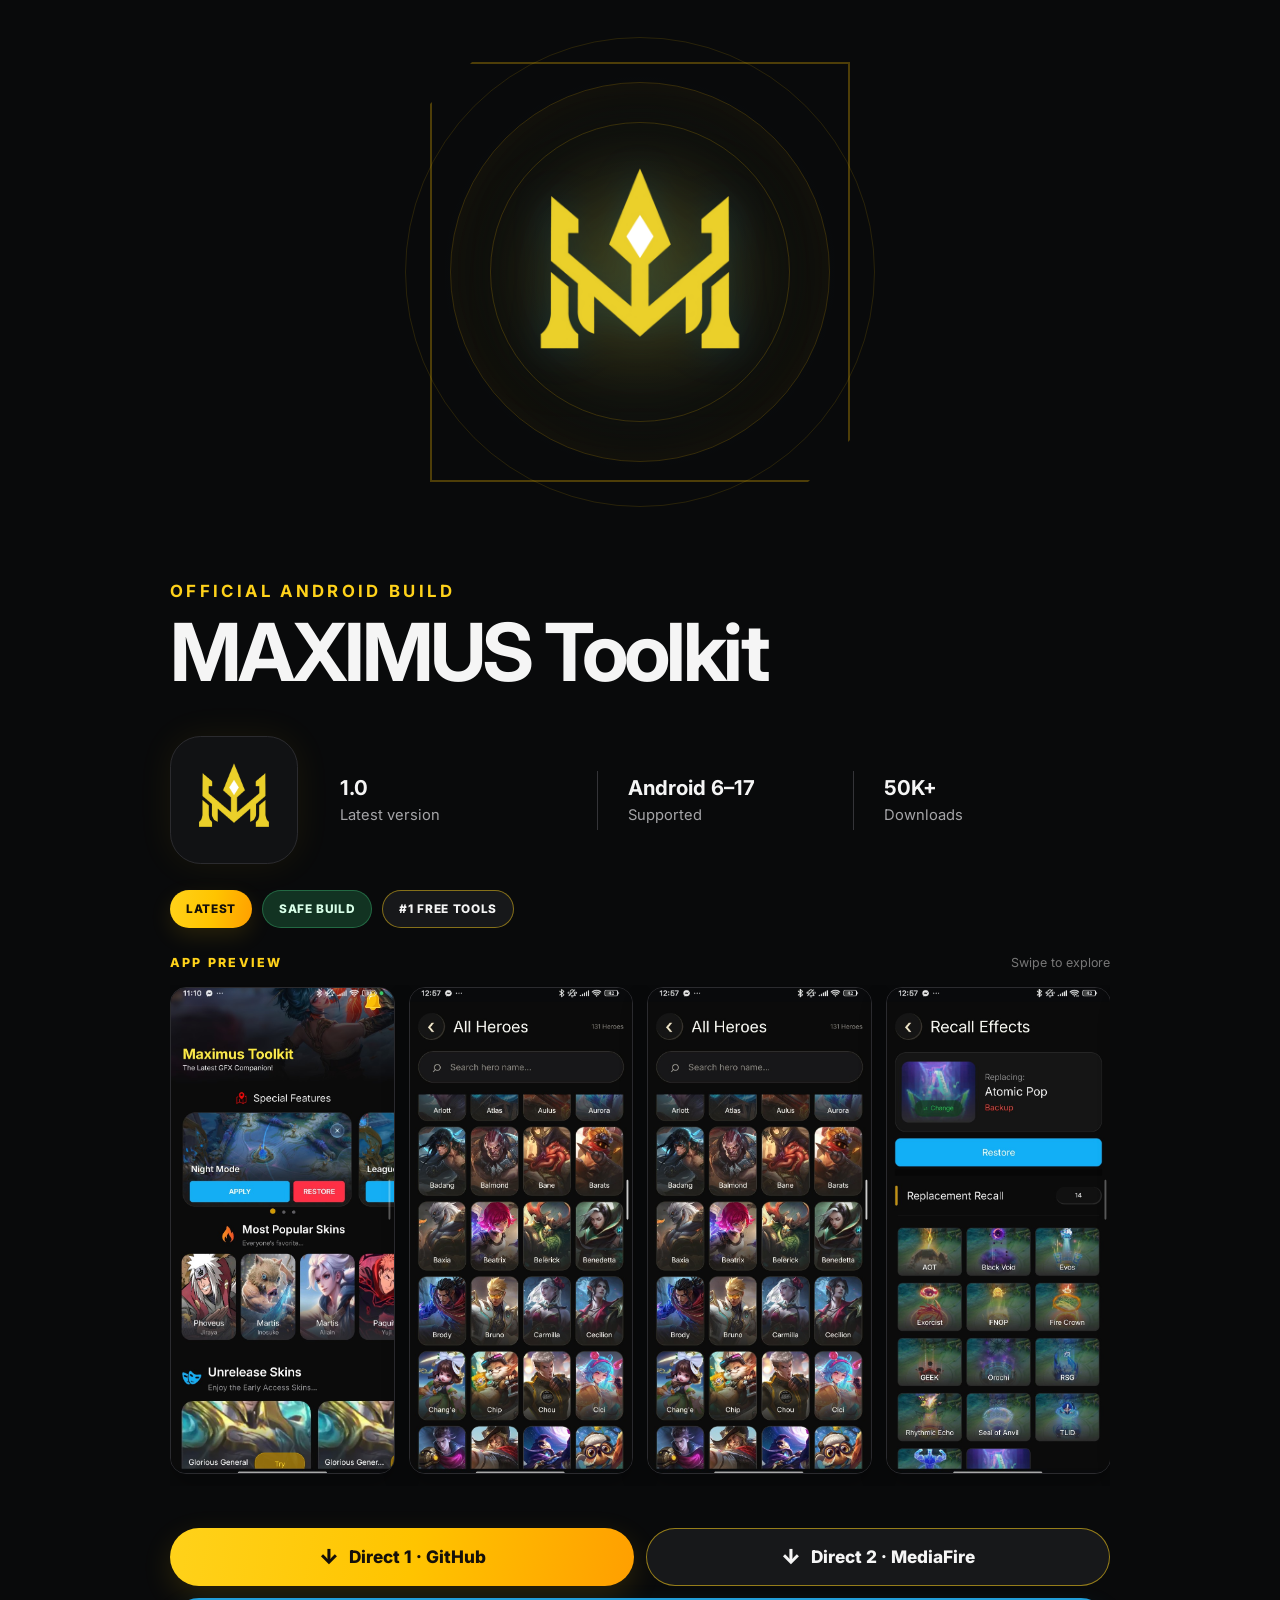
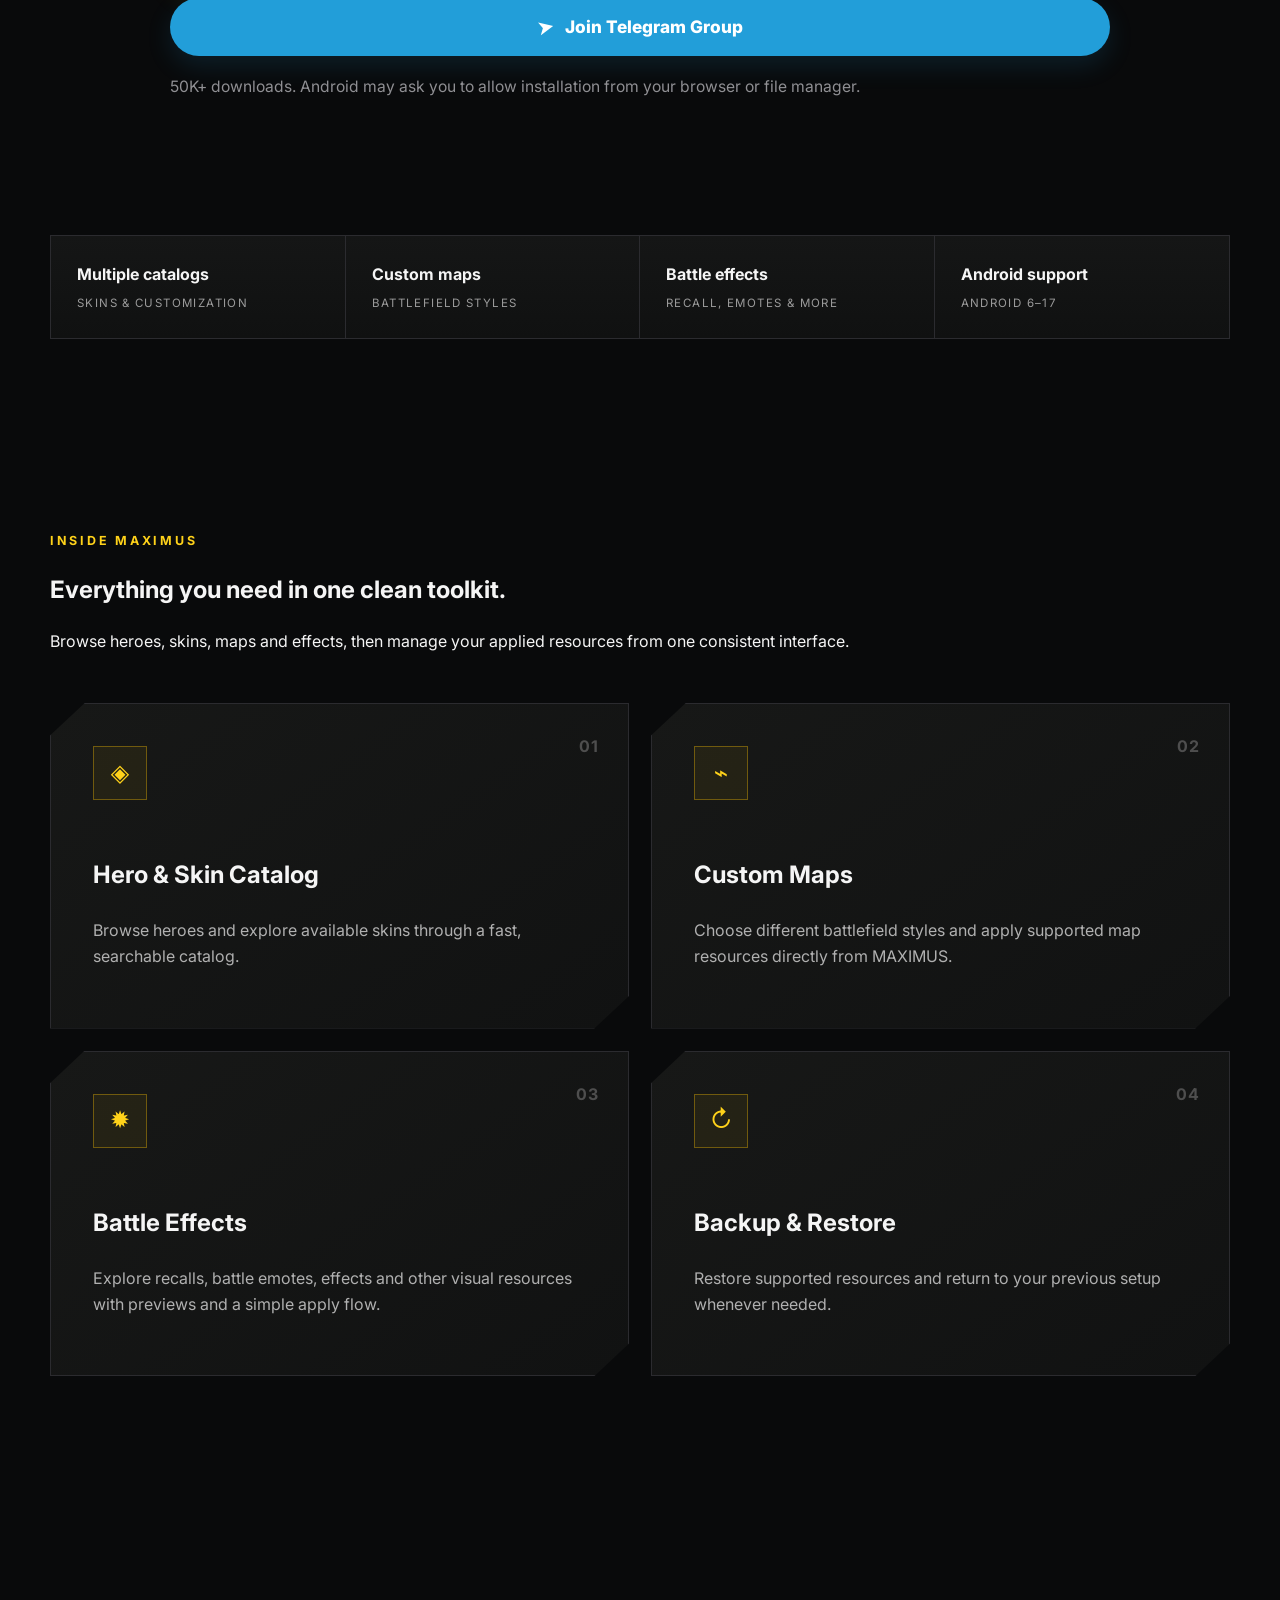
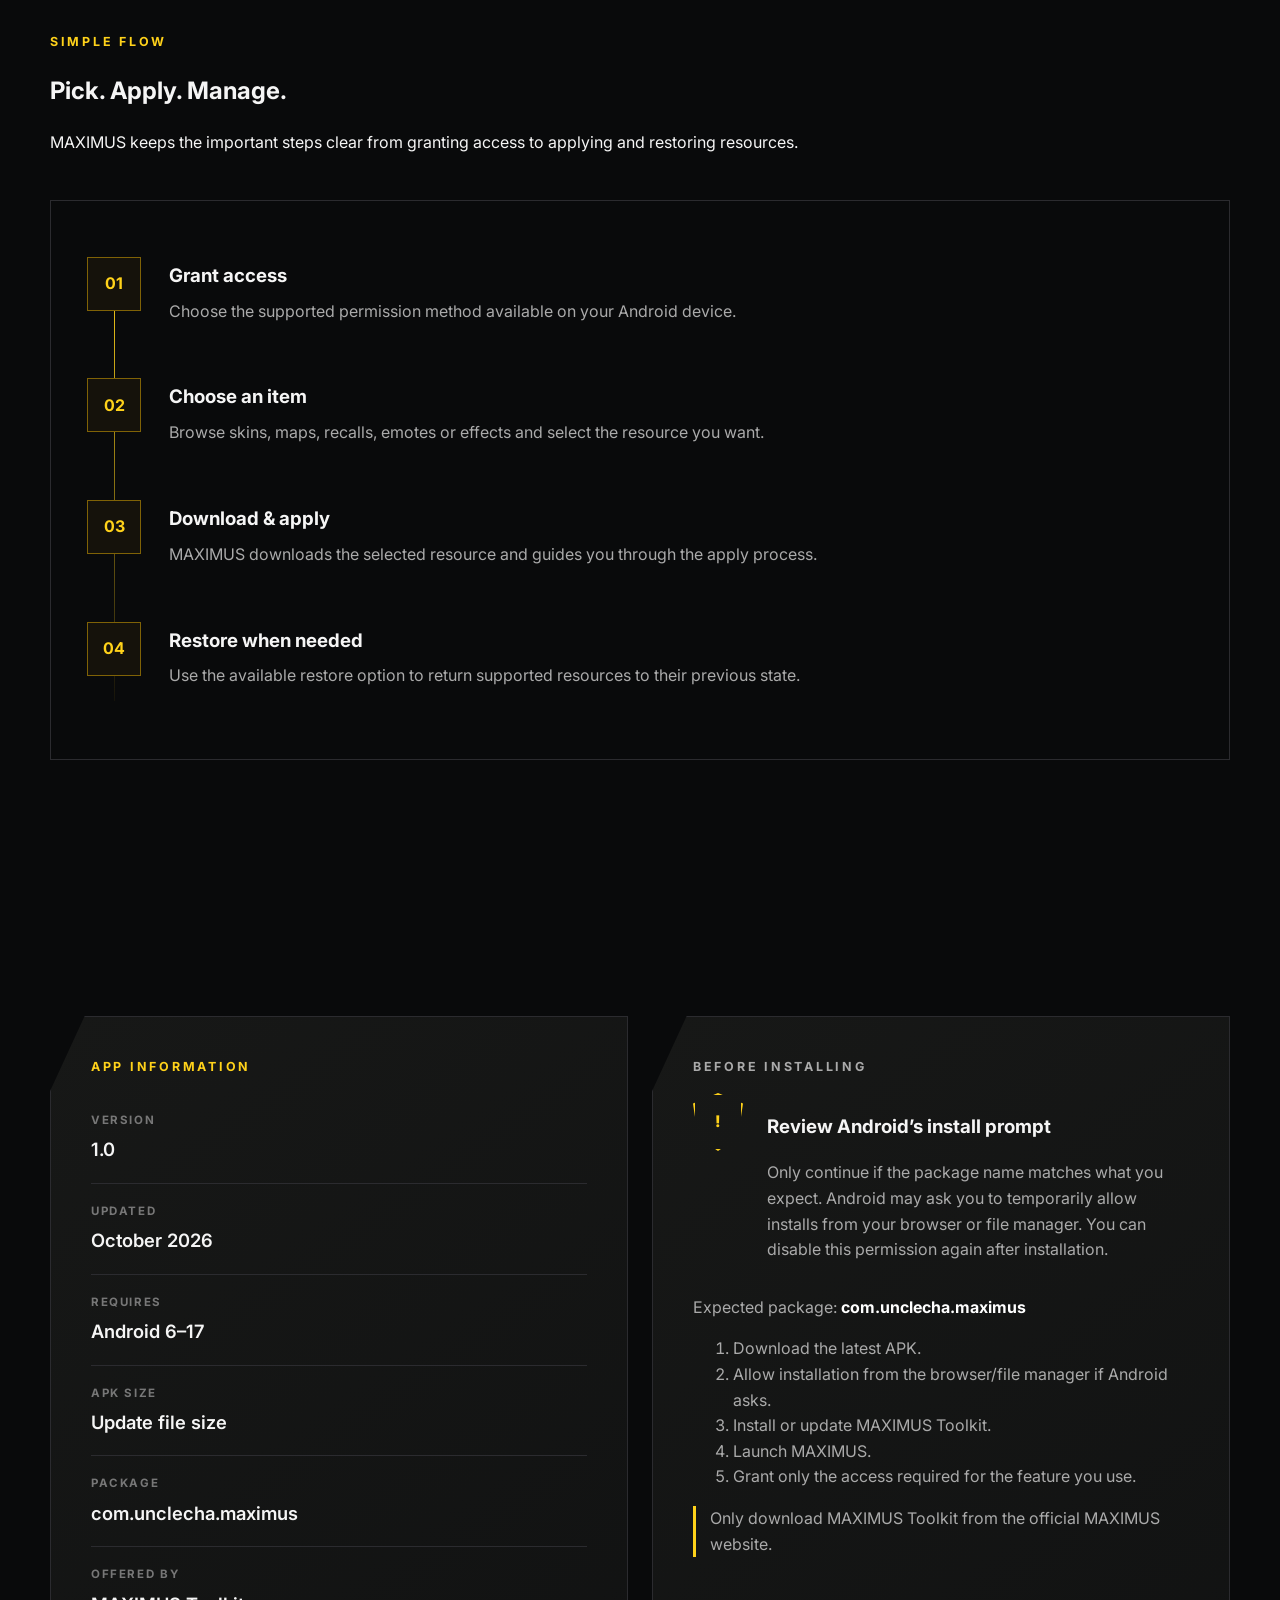
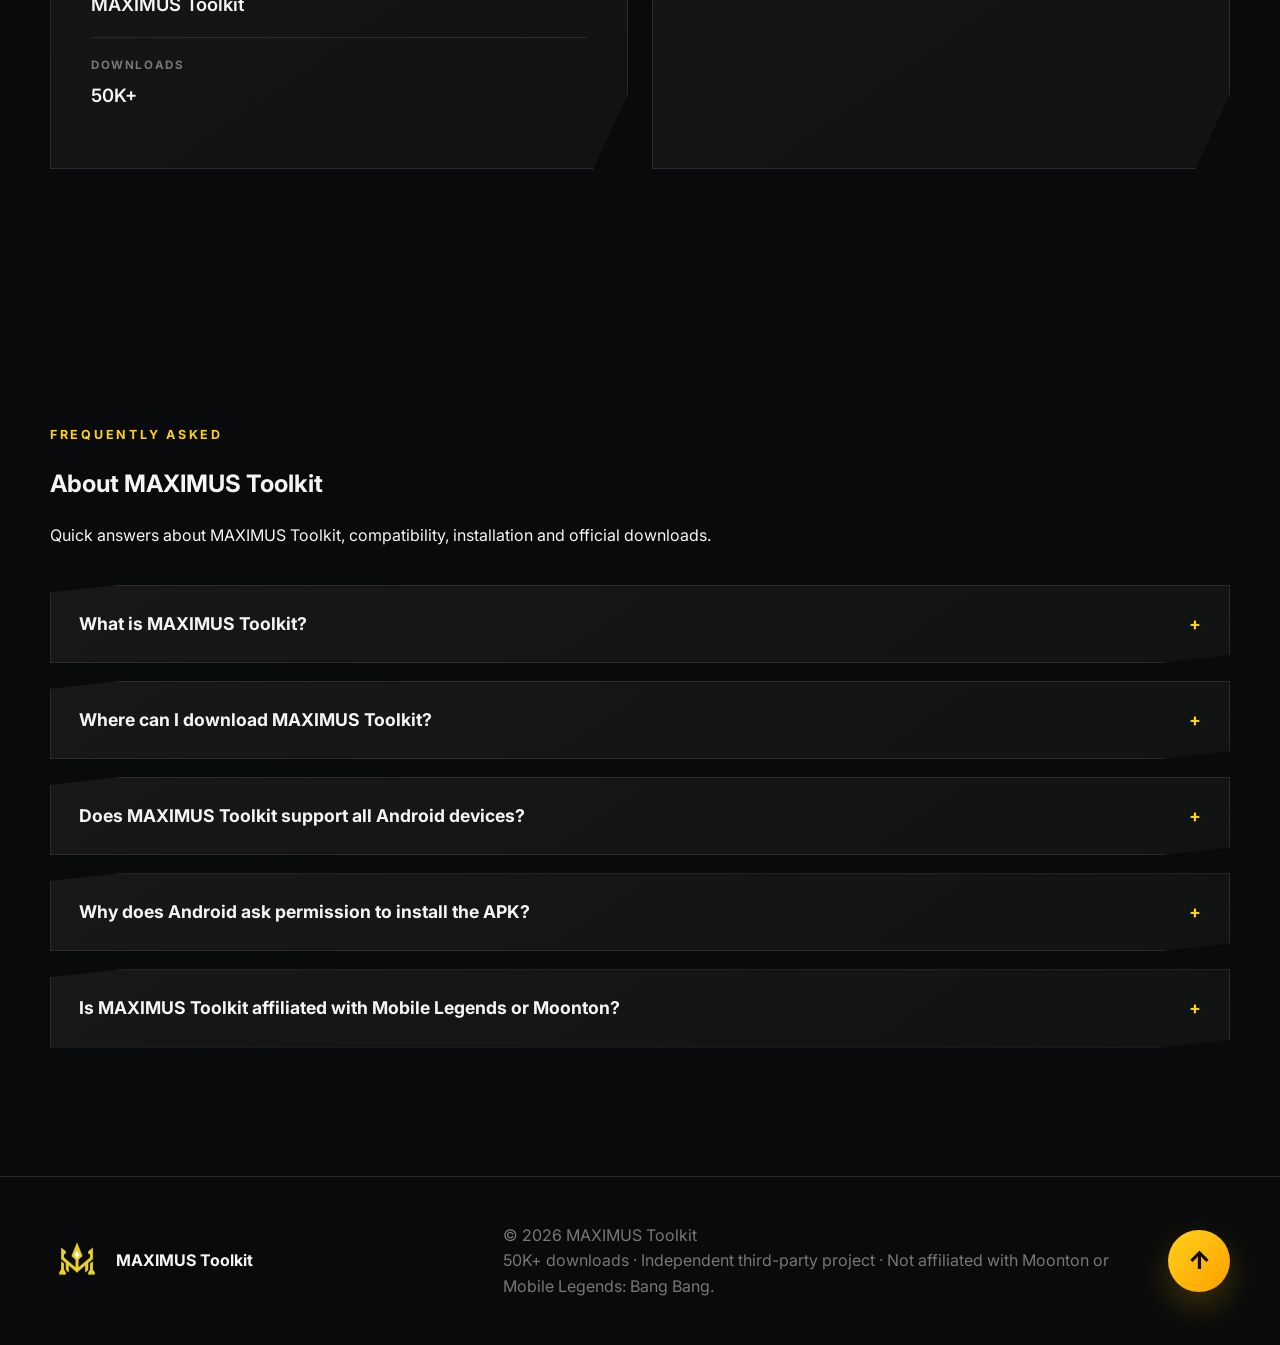
<file: index.html>
<!DOCTYPE html>
<html lang="en">
<head>
  <meta charset="UTF-8" />
  <meta name="viewport" content="width=device-width, initial-scale=1, viewport-fit=cover" />

  <title>MAXIMUS Toolkit APK – MLBB Skins, Maps, Recalls & Effects</title>
  <meta name="description" content="Download MAXIMUS Toolkit APK for Android 6–17. Browse supported MLBB skins, maps, recalls, emotes and battle effects in one clean Android toolkit." />
  <meta name="keywords" content="MAXIMUS Toolkit, MAXIMUS Toolkit APK, MAXIMUS MLBB Toolkit, MLBB skins, MLBB maps, MLBB recalls, MLBB emotes, Android toolkit" />
  <meta name="application-name" content="MAXIMUS Toolkit" />
  <meta name="author" content="MAXIMUS Toolkit" />
  <meta name="robots" content="index, follow, max-image-preview:large, max-snippet:-1, max-video-preview:-1" />
  <meta name="googlebot" content="index, follow" />
  <meta name="theme-color" content="#090A0B" />

  <link rel="canonical" href="https://maximustoolkit.com/" />

  <meta property="og:type" content="website" />
  <meta property="og:site_name" content="MAXIMUS Toolkit" />
  <meta property="og:title" content="MAXIMUS Toolkit APK – MLBB Skins, Maps, Recalls & Effects" />
  <meta property="og:description" content="Download MAXIMUS Toolkit APK for Android 6–17. Browse supported MLBB skins, maps, recalls, emotes and battle effects." />
  <meta property="og:url" content="https://maximustoolkit.com/" />
  <meta property="og:image" content="https://maximustoolkit.com/maximus-app-icon.png" />
  <meta property="og:image:alt" content="MAXIMUS Toolkit app icon" />

  <meta name="twitter:card" content="summary_large_image" />
  <meta name="twitter:title" content="MAXIMUS Toolkit APK – MLBB Skins, Maps, Recalls & Effects" />
  <meta name="twitter:description" content="Download MAXIMUS Toolkit APK for Android 6–17 and browse supported MLBB customization resources." />
  <meta name="twitter:image" content="https://maximustoolkit.com/maximus-app-icon.png" />

  <link rel="icon" href="maximus-app-icon.png" />
  <link rel="preconnect" href="https://fonts.googleapis.com" />
  <link rel="preconnect" href="https://fonts.gstatic.com" crossorigin />
  <link href="https://fonts.googleapis.com/css2?family=Inter:wght@400;500;600;700;800&display=swap" rel="stylesheet" />
  <link rel="stylesheet" href="style.css" />

  <script type="application/ld+json">
  {
    "@context": "https://schema.org",
    "@type": "SoftwareApplication",
    "name": "MAXIMUS Toolkit",
    "alternateName": "MAXIMUS Toolkit APK",
    "url": "https://maximustoolkit.com/",
    "image": "https://maximustoolkit.com/maximus-app-icon.png",
    "description": "Android customization toolkit for supported MLBB skins, maps, recalls, emotes and battle effects.",
    "applicationCategory": "UtilitiesApplication",
    "operatingSystem": "Android 6–17",
    "softwareVersion": "1.0",
    "downloadUrl": "https://raw.githubusercontent.com/SH4D0045612St/PublicVersion/main/Maximus%20Toolkit%20v4.apk",
    "publisher": {
      "@type": "Organization",
      "name": "MAXIMUS Toolkit"
    },
    "isAccessibleForFree": true
  }
  </script>

  <script type="application/ld+json">
  {
    "@context": "https://schema.org",
    "@type": "WebSite",
    "name": "MAXIMUS Toolkit",
    "alternateName": "MAXIMUS Toolkit APK",
    "url": "https://maximustoolkit.com/"
  }
  </script>
</head>
<body>

  <main id="top">
    <section class="logo-stage section-tight reveal" aria-label="MAXIMUS showcase">
      <div class="container logo-stage-inner">
        <div class="logo-stage-wrap" aria-hidden="true">
          <span class="logo-halo halo-one"></span>
          <span class="logo-halo halo-two"></span>
          <span class="logo-halo halo-three"></span>
          <span class="logo-square"></span>
          <img class="logo-stage-image" src="maximus-logo.png" alt="" />
        </div>
      </div>
    </section>

    <section class="play-summary section-tight reveal" aria-labelledby="app-title" id="download">
      <div class="container play-summary-inner">
        <div class="play-title-block">
          <p class="play-publisher">OFFICIAL ANDROID BUILD</p>
          <h1 class="play-app-title" id="app-title">MAXIMUS Toolkit</h1>
        </div>

        <div class="play-info-row">
          <img class="play-app-icon" src="maximus-app-icon.png" alt="MAXIMUS Toolkit app icon" />

          <div class="play-meta">
            <div class="play-meta-item">
              <strong id="summaryVersion">1.0</strong>
              <span>Latest version</span>
            </div>

            <div class="play-meta-item">
              <strong>Android 6–17</strong>
              <span>Supported</span>
            </div>

            <div class="play-meta-item">
              <strong>50K+</strong>
              <span>Downloads</span>
            </div>
          </div>
        </div>


        <div class="release-badges" aria-label="Release highlights">
          <span class="release-badge badge-latest">LATEST</span>
          <span class="release-badge badge-safe">SAFE BUILD</span>
          <span class="release-badge badge-free">#1 FREE TOOLS</span>
        </div>

        <div class="top-preview" aria-label="MAXIMUS app preview screenshots">
          <div class="top-preview-head">
            <span>APP PREVIEW</span>
            <small>Swipe to explore</small>
          </div>
          <div class="top-preview-track" tabindex="0">
            <img src="screenshot-dashboard.png" alt="MAXIMUS dashboard preview" />
            <img src="screenshot-heroes.png" alt="MAXIMUS heroes preview" />
            <img src="screenshot-skins.png" alt="MAXIMUS skins preview" />
            <img src="screenshot-recalls.png" alt="MAXIMUS recalls preview" />
            <img src="screenshot-emotes.png" alt="MAXIMUS emotes preview" />
            <img src="screenshot-maps.png" alt="MAXIMUS maps preview" />
          </div>
        </div>

        <div class="download-actions" aria-label="MAXIMUS download options">
          <a class="download-action download-github js-download" href="#download" aria-label="Download MAXIMUS Toolkit from GitHub">
            <span class="download-action-icon" aria-hidden="true">↓</span>
            <span>Direct 1 · GitHub</span>
          </a>

          <a class="download-action download-mediafire" href="https://www.mediafire.com/file/12ty69vn5exc08z/Maximus+Toolkit+v4.apk/file" target="_blank" rel="noopener" aria-label="Download MAXIMUS Toolkit from MediaFire">
            <span class="download-action-icon" aria-hidden="true">↓</span>
            <span>Direct 2 · MediaFire</span>
          </a>

          <a class="download-action download-telegram" href="https://t.me/+VMQXDaa1vIplZjZl" target="_blank" rel="noopener" aria-label="Join MAXIMUS Telegram group">
            <span class="download-action-icon telegram-icon" aria-hidden="true">➤</span>
            <span>Join Telegram Group</span>
          </a>
        </div>

        <p class="download-note">50K+ downloads. Android may ask you to allow installation from your browser or file manager.</p>
      </div>
    </section>

    <section class="section-tight reveal">
      <div class="container quick-grid">
        <div class="quick-card"><strong>Multiple catalogs</strong><span>SKINS & CUSTOMIZATION</span></div>
        <div class="quick-card"><strong>Custom maps</strong><span>BATTLEFIELD STYLES</span></div>
        <div class="quick-card"><strong>Battle effects</strong><span>RECALL, EMOTES & MORE</span></div>
        <div class="quick-card"><strong>Android support</strong><span>ANDROID 6–17</span></div>
      </div>
    </section>

    <section class="section reveal" id="features">
      <div class="container">
        <p class="eyebrow">INSIDE MAXIMUS</p>
        <h2 class="section-title">Everything you need in one clean toolkit.</h2>
        <p class="section-copy">Browse heroes, skins, maps and effects, then manage your applied resources from one consistent interface.</p>
        <div class="feature-grid">
          <article class="feature-card"><div class="feature-icon">◈</div><span class="feature-no">01</span><h3>Hero & Skin Catalog</h3><p>Browse heroes and explore available skins through a fast, searchable catalog.</p></article>
          <article class="feature-card"><div class="feature-icon">⌁</div><span class="feature-no">02</span><h3>Custom Maps</h3><p>Choose different battlefield styles and apply supported map resources directly from MAXIMUS.</p></article>
          <article class="feature-card"><div class="feature-icon">✹</div><span class="feature-no">03</span><h3>Battle Effects</h3><p>Explore recalls, battle emotes, effects and other visual resources with previews and a simple apply flow.</p></article>
          <article class="feature-card"><div class="feature-icon">↻</div><span class="feature-no">04</span><h3>Backup & Restore</h3><p>Restore supported resources and return to your previous setup whenever needed.</p></article>
        </div>
      </div>
    </section>


    <section class="section reveal">
      <div class="container">
        <p class="eyebrow">SIMPLE FLOW</p>
        <h2 class="section-title">Pick. Apply. Manage.</h2>
        <p class="section-copy">MAXIMUS keeps the important steps clear from granting access to applying and restoring resources.</p>
        <div class="timeline">
          <div class="step"><span>01</span><div><h3>Grant access</h3><p>Choose the supported permission method available on your Android device.</p></div></div>
          <div class="step"><span>02</span><div><h3>Choose an item</h3><p>Browse skins, maps, recalls, emotes or effects and select the resource you want.</p></div></div>
          <div class="step"><span>03</span><div><h3>Download & apply</h3><p>MAXIMUS downloads the selected resource and guides you through the apply process.</p></div></div>
          <div class="step"><span>04</span><div><h3>Restore when needed</h3><p>Use the available restore option to return supported resources to their previous state.</p></div></div>
        </div>
      </div>
    </section>

    <section class="section reveal">
      <div class="container info-layout">
        <article class="info-card">
          <p class="eyebrow">APP INFORMATION</p>
          <dl>
            <div><dt>VERSION</dt><dd id="infoVersion">1.0</dd></div>
            <div><dt>UPDATED</dt><dd id="infoDate">October 2026</dd></div>
            <div><dt>REQUIRES</dt><dd>Android 6–17</dd></div>
            <div><dt>APK SIZE</dt><dd id="infoSize">Update file size</dd></div>
            <div><dt>PACKAGE</dt><dd>com.unclecha.maximus</dd></div>
            <div><dt>OFFERED BY</dt><dd>MAXIMUS Toolkit</dd></div>
            <div><dt>DOWNLOADS</dt><dd>50K+</dd></div>
          </dl>
        </article>

        <article class="install-card">
          <p class="eyebrow">BEFORE INSTALLING</p>
          <div class="warning-row"><div class="shield">!</div><div><h3>Review Android’s install prompt</h3><p>Only continue if the package name matches what you expect. Android may ask you to temporarily allow installs from your browser or file manager. You can disable this permission again after installation.</p></div></div>
          <p class="package-line">Expected package: <strong>com.unclecha.maximus</strong></p>
          <ol>
            <li>Download the latest APK.</li>
            <li>Allow installation from the browser/file manager if Android asks.</li>
            <li>Install or update MAXIMUS Toolkit.</li>
            <li>Launch MAXIMUS.</li>
            <li>Grant only the access required for the feature you use.</li>
          </ol>
          <p class="security-note">Only download MAXIMUS Toolkit from the official MAXIMUS website.</p>
        </article>
      </div>
    </section>

    <section class="section reveal" id="faq">
      <div class="container">
        <p class="eyebrow">FREQUENTLY ASKED</p>
        <h2 class="section-title">About MAXIMUS Toolkit</h2>
        <p class="section-copy">Quick answers about MAXIMUS Toolkit, compatibility, installation and official downloads.</p>
        <div class="faq-list">
          <details><summary>What is MAXIMUS Toolkit?</summary><p>MAXIMUS Toolkit is an Android customization toolkit for browsing and managing supported skins, maps, recalls, emotes and battle-effect resources from one interface.</p></details>
          <details><summary>Where can I download MAXIMUS Toolkit?</summary><p>The latest official APK is available through the Download APK buttons on this website.</p></details>
          <details><summary>Does MAXIMUS Toolkit support all Android devices?</summary><p>MAXIMUS Toolkit is intended for supported Android devices running Android 6 through Android 17, depending on device compatibility and permission support.</p></details>
          <details><summary>Why does Android ask permission to install the APK?</summary><p>Android requires confirmation when installing APK files downloaded outside an app store. Only continue when the source is the official MAXIMUS website.</p></details>
          <details><summary>Is MAXIMUS Toolkit affiliated with Mobile Legends or Moonton?</summary><p>No. MAXIMUS Toolkit is an independent third-party project and is not affiliated with or endorsed by Moonton or Mobile Legends: Bang Bang.</p></details>
        </div>
      </div>
    </section>
  </main>

  <footer class="site-footer">
    <div class="container footer-grid footer-grid-single">
      <div class="footer-brand"><img src="maximus-logo.png" alt="MAXIMUS logo" /><strong>MAXIMUS Toolkit</strong></div>
      <p>© 2026 MAXIMUS Toolkit<br>50K+ downloads · Independent third-party project · Not affiliated with Moonton or Mobile Legends: Bang Bang.</p>
      <nav class="footer-nav-single"><a class="back-top-circle" href="#top" aria-label="Back to top">↑</a></nav>
    </div>
  </footer>

  <script src="main.js"></script>
</body>
</html>
</file>
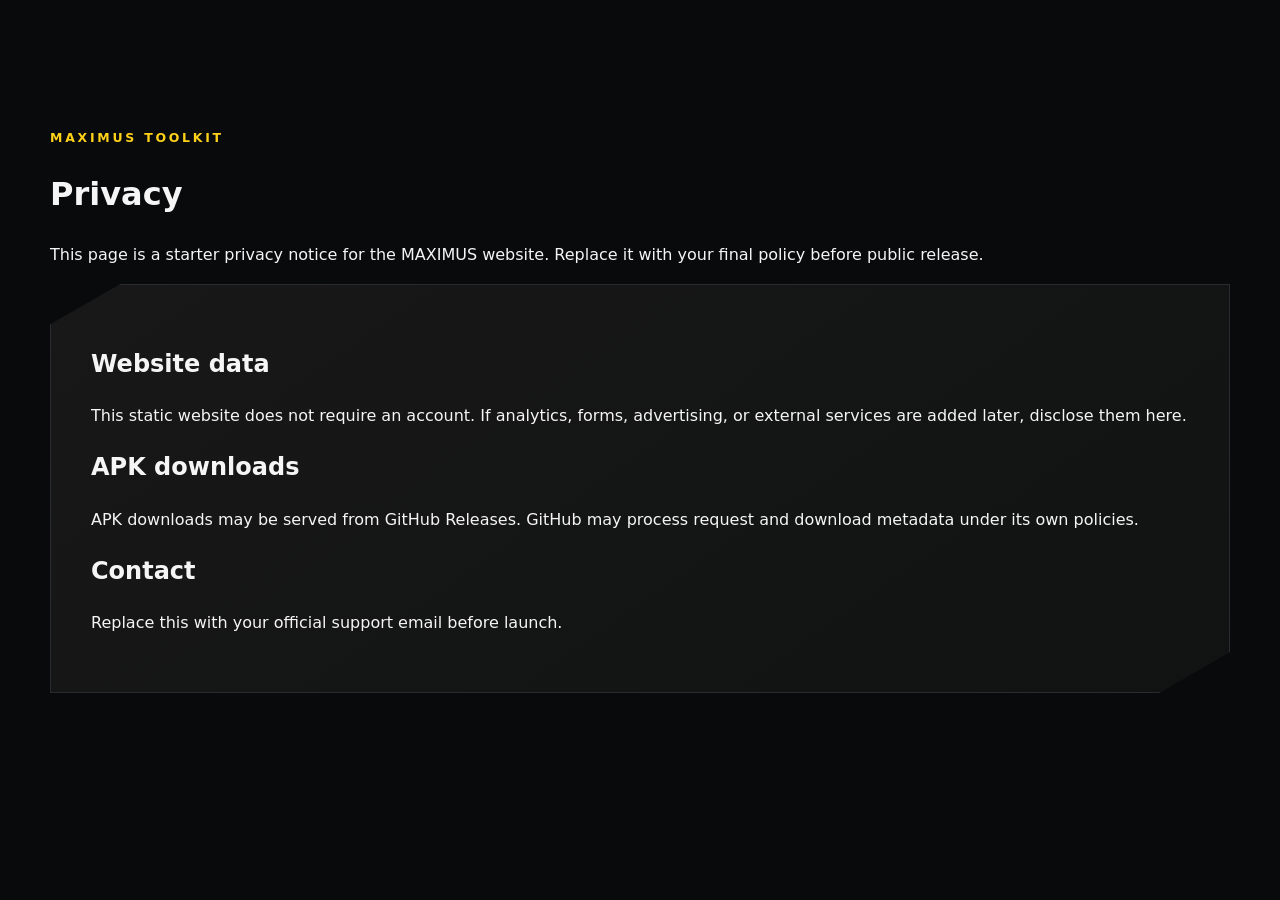
<file: privacy.html>
<!DOCTYPE html><html lang="en"><head><meta charset="UTF-8"><meta name="viewport" content="width=device-width,initial-scale=1"><title>Privacy – MAXIMUS Toolkit</title><link rel="stylesheet" href="style.css"></head><body><main class="section"><div class="container"><p class="eyebrow">MAXIMUS TOOLKIT</p><h1 class="section-title">Privacy</h1><p class="section-copy">This page is a starter privacy notice for the MAXIMUS website. Replace it with your final policy before public release.</p><article class="info-card"><h2>Website data</h2><p>This static website does not require an account. If analytics, forms, advertising, or external services are added later, disclose them here.</p><h2>APK downloads</h2><p>APK downloads may be served from GitHub Releases. GitHub may process request and download metadata under its own policies.</p><h2>Contact</h2><p>Replace this with your official support email before launch.</p></article></div></main></body></html>
</file>
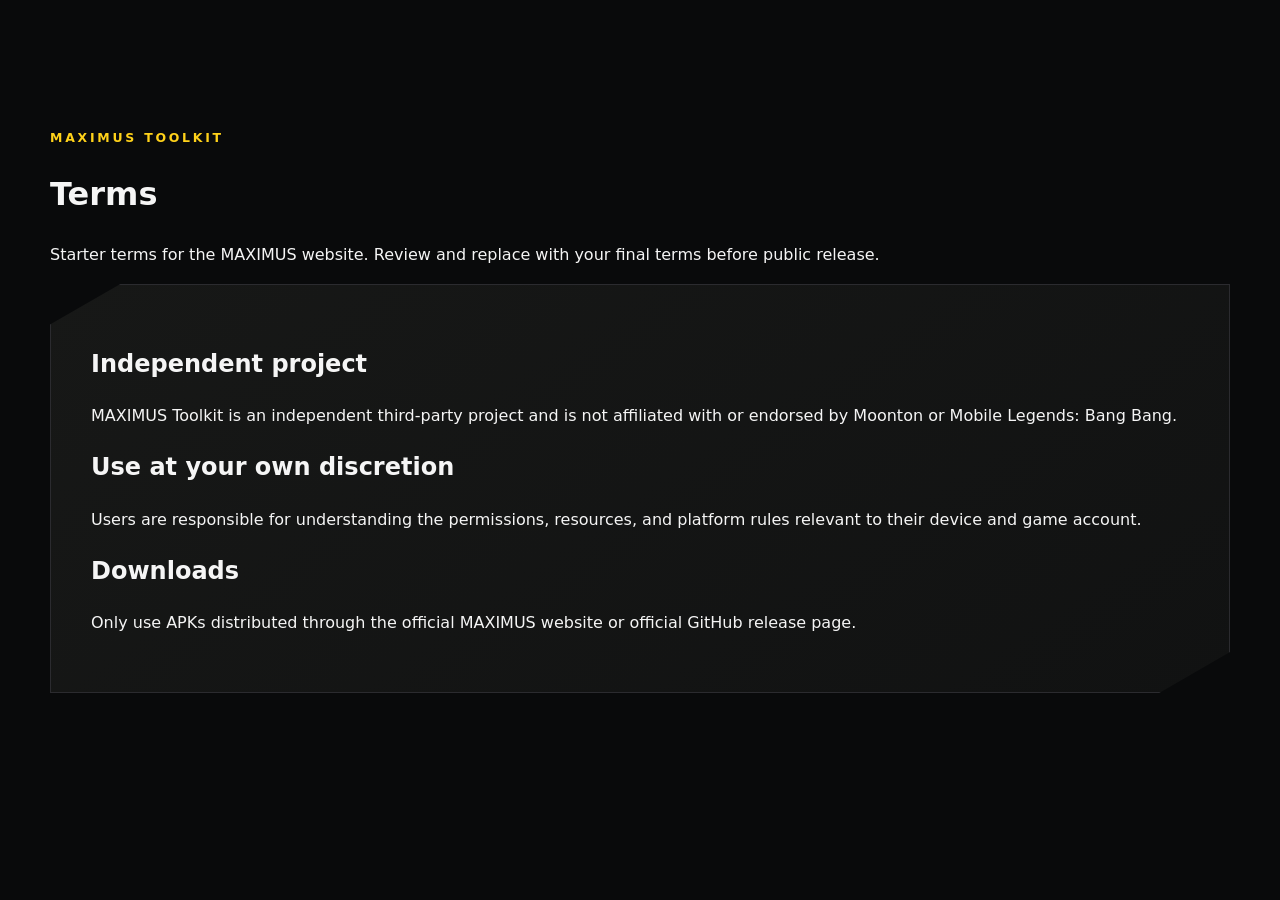
<file: terms.html>
<!DOCTYPE html><html lang="en"><head><meta charset="UTF-8"><meta name="viewport" content="width=device-width,initial-scale=1"><title>Terms – MAXIMUS Toolkit</title><link rel="stylesheet" href="style.css"></head><body><main class="section"><div class="container"><p class="eyebrow">MAXIMUS TOOLKIT</p><h1 class="section-title">Terms</h1><p class="section-copy">Starter terms for the MAXIMUS website. Review and replace with your final terms before public release.</p><article class="info-card"><h2>Independent project</h2><p>MAXIMUS Toolkit is an independent third-party project and is not affiliated with or endorsed by Moonton or Mobile Legends: Bang Bang.</p><h2>Use at your own discretion</h2><p>Users are responsible for understanding the permissions, resources, and platform rules relevant to their device and game account.</p><h2>Downloads</h2><p>Only use APKs distributed through the official MAXIMUS website or official GitHub release page.</p></article></div></main></body></html>
</file>
<file: style.css>
:root{--bg:#090A0B;--surface:#111213;--surface2:#151516;--surface3:#1B1B1D;--border:#2B2B2F;--yellow:#FFD21A;--gold:#FFC400;--orange:#FF9F00;--text:#F5F5F5;--muted:#9B9B9B;--green:#45D483;--max:1180px;--pad:clamp(18px,4vw,44px)}
*{box-sizing:border-box}html{scroll-behavior:smooth}body{margin:0;background:var(--bg);color:var(--text);font-family:Inter,system-ui,sans-serif;line-height:1.6;overflow-x:hidden}img{display:block;max-width:100%}a{color:inherit;text-decoration:none}.container{width:min(var(--max),calc(100% - var(--pad)*2));margin-inline:auto}.section{padding:clamp(72px,10vw,140px) 0}.section-tight{padding:clamp(30px,5vw,64px) 0}.site-header{position:sticky;top:0;z-index:100;background:rgba(9,10,11,.72);backdrop-filter:blur(14px);border-bottom:1px solid rgba(255,255,255,.06);transition:.25s}.site-header.scrolled{background:rgba(9,10,11,.94)}.nav-wrap{display:flex;align-items:center;justify-content:space-between;min-height:78px;gap:18px}.brand{display:flex;align-items:center;gap:12px;font-weight:700;letter-spacing:.05em}.brand img{width:42px;height:42px;object-fit:contain}.btn{display:inline-flex;align-items:center;justify-content:center;min-height:48px;padding:0 22px;font-weight:700;border:1px solid var(--border);transition:.2s;clip-path:polygon(0 0,94% 0,100% 24%,100% 100%,6% 100%,0 76%)}.btn:hover{transform:translateY(-2px)}.btn-primary{background:linear-gradient(135deg,var(--yellow),var(--orange));color:#15100a;border-color:transparent;box-shadow:0 8px 30px rgba(255,196,0,.12)}.btn-secondary{background:var(--surface2)}.btn-large{min-height:60px;padding:0 30px}.eyebrow{color:var(--yellow);font-weight:700;letter-spacing:.22em;font-size:.78rem;margin:0 0 16px}.muted{color:var(--muted)}.small{font-size:.92rem}.quick-grid{display:grid;grid-template-columns:repeat(4,1fr);border:1px solid var(--border)}.quick-card{padding:26px;background:linear-gradient(180deg,#151616,#101111);border-right:1px solid var(--border)}.quick-card:last-child{border-right:0}.quick-card strong,.quick-card span{display:block}.quick-card span{font-size:.72rem;letter-spacing:.12em;color:var(--muted);margin-top:6px}.feature-grid{display:grid;grid-template-columns:repeat(2,1fr);gap:22px;margin-top:48px}.feature-card,.info-card,.install-card,.faq-list details{position:relative;background:linear-gradient(145deg,#171817,#111212);border:1px solid var(--border);clip-path:polygon(6% 0,100% 0,100% 90%,94% 100%,0 100%,0 10%)}.feature-card{padding:42px;min-height:290px}.feature-icon{width:54px;height:54px;display:grid;place-items:center;border:1px solid rgba(255,196,0,.35);color:var(--yellow);font-size:1.5rem;background:rgba(255,196,0,.06)}.feature-no{position:absolute;right:28px;top:30px;color:#4e4e4e;font-weight:700;letter-spacing:.1em}.feature-card h3{margin-top:56px;font-size:1.5rem}.feature-card p{color:#b0b0b0}.shots{display:grid;grid-auto-flow:column;grid-auto-columns:minmax(250px,31%);gap:20px;overflow-x:auto;scroll-snap-type:x mandatory;padding:20px 2px 12px;margin-top:36px}.shots img{scroll-snap-align:start;border-radius:20px;border:1px solid var(--border);aspect-ratio:9/19.5;object-fit:cover;background:#111;transition:.2s}.shots img:hover{transform:scale(1.015)}.timeline{margin-top:44px;border:1px solid var(--border);padding:36px;position:relative}.timeline:before{content:"";position:absolute;left:63px;top:58px;bottom:58px;width:1px;background:linear-gradient(var(--yellow),rgba(255,196,0,.05))}.step{display:grid;grid-template-columns:54px 1fr;gap:28px;position:relative;padding:20px 0 34px}.step>span{width:54px;height:54px;display:grid;place-items:center;border:1px solid rgba(255,196,0,.45);color:var(--yellow);font-weight:700;background:#15120b;z-index:1}.step h3{margin:4px 0 8px}.step p{margin:0;color:#aaa}.info-layout{display:grid;grid-template-columns:1fr 1fr;gap:24px}.info-card,.install-card{padding:40px}.info-card dl{margin:0}.info-card dl div{padding:18px 0;border-bottom:1px solid var(--border)}.info-card dl div:last-child{border-bottom:0}.info-card dt{font-size:.72rem;letter-spacing:.14em;color:#777;font-weight:700}.info-card dd{margin:6px 0 0;font-size:1.15rem;font-weight:600}.warning-row{display:grid;grid-template-columns:56px 1fr;gap:18px}.shield{width:50px;height:58px;display:grid;place-items:center;border:2px solid var(--yellow);color:var(--yellow);font-weight:800;clip-path:polygon(50% 0,100% 18%,90% 76%,50% 100%,10% 76%,0 18%)}.install-card p,.install-card li{color:#aaa}.package-line strong{color:#fff}.security-note{border-left:3px solid var(--yellow);padding-left:14px}.faq-list{display:grid;gap:18px;margin-top:36px}.faq-list details{padding:0 28px}.faq-list summary{cursor:pointer;list-style:none;font-weight:700;font-size:1.1rem;padding:24px 0}.faq-list summary::-webkit-details-marker{display:none}.faq-list summary:after{content:"+";float:right;color:var(--yellow)}.faq-list details[open] summary:after{content:"–"}.faq-list p{color:#aaa;margin:0;padding:0 0 26px}.site-footer{border-top:1px solid var(--border);padding:46px 0}.footer-grid{display:grid;grid-template-columns:.8fr 1.4fr .8fr;gap:30px;align-items:center}.footer-grid-single{grid-template-columns:1fr 1.5fr auto}.footer-brand{display:flex;align-items:center;gap:12px}.footer-brand img{width:54px}.site-footer p{color:#777;margin:0}.footer-nav-single{display:flex;justify-content:flex-end}.back-top-circle{width:62px;height:62px;border-radius:50%;display:grid;place-items:center;background:linear-gradient(135deg,var(--yellow),var(--orange));color:#120d05;font-size:1.55rem;font-weight:800;box-shadow:0 14px 34px rgba(255,196,0,.22);transition:transform .2s ease, box-shadow .2s ease}.back-top-circle:hover{transform:translateY(-4px);box-shadow:0 18px 38px rgba(255,196,0,.34)}.reveal{opacity:0;transform:translateY(24px);transition:opacity .6s ease,transform .6s ease}.reveal.in-view{opacity:1;transform:none}

.logo-stage{padding-top:clamp(18px,4vw,42px);padding-bottom:clamp(18px,5vw,48px)}
.logo-stage-inner{display:flex;justify-content:center;align-items:center}
.logo-stage-wrap{position:relative;display:grid;place-items:center;min-height:clamp(260px,48vw,460px);width:min(100%,540px);margin-inline:auto}
.logo-stage-image{width:min(64vw,300px);position:relative;z-index:3;filter:drop-shadow(0 0 18px rgba(0,119,177,.22)) drop-shadow(0 0 42px rgba(255,196,0,.12))}
.logo-halo,.logo-square{position:absolute;pointer-events:none}
.logo-halo{border-radius:50%;border:1px solid rgba(255,196,0,.18);animation:pulseHalo 5s ease-in-out infinite}
.halo-one{width:min(76vw,380px);aspect-ratio:1;box-shadow:0 0 80px rgba(255,196,0,.08) inset}
.halo-two{width:min(58vw,300px);aspect-ratio:1;animation-delay:.9s}
.halo-three{width:min(92vw,470px);aspect-ratio:1;animation-delay:1.6s;opacity:.72}
.logo-square{width:min(82vw,420px);aspect-ratio:1;border:2px solid rgba(255,196,0,.28);clip-path:polygon(10% 0,100% 0,100% 90%,90% 100%,0 100%,0 10%);box-shadow:0 0 42px rgba(255,196,0,.08)}
.logo-stage-wrap:before{content:"";position:absolute;inset:16% 14%;background:radial-gradient(circle,rgba(255,196,0,.22),rgba(255,196,0,.06) 42%,transparent 68%);filter:blur(18px);animation:glowBreath 4.8s ease-in-out infinite}
.logo-stage-wrap:after{content:"";position:absolute;inset:4%;background:radial-gradient(circle at center,rgba(0,153,255,.06),transparent 62%)}
@keyframes pulseHalo{0%,100%{transform:scale(.96);opacity:.38}50%{transform:scale(1.05);opacity:.9}}
@keyframes glowBreath{0%,100%{transform:scale(.92);opacity:.38}50%{transform:scale(1.06);opacity:.92}}

.play-summary{padding-top:clamp(14px,3vw,28px);padding-bottom:clamp(38px,6vw,72px);background:#090A0B}
.play-summary-inner{max-width:940px}
.play-title-block{margin-bottom:clamp(26px,5vw,44px)}
.play-publisher{margin:0 0 6px;color:var(--yellow);font-size:clamp(.88rem,2.6vw,1.05rem);font-weight:700;letter-spacing:.2em;text-transform:uppercase}
.play-app-title{margin:0;font-size:clamp(2.7rem,9vw,5rem);font-weight:700;letter-spacing:-.045em;line-height:1.02}
.play-info-row{display:grid;grid-template-columns:auto 1fr;align-items:center;gap:clamp(22px,4vw,42px)}
.play-app-icon{width:clamp(88px,18vw,128px);height:clamp(88px,18vw,128px);object-fit:contain;background:#111214;border:1px solid #2B2B2F;border-radius:24%;padding:10px;box-shadow:0 0 36px rgba(255,196,0,.07)}
.play-meta{display:grid;grid-template-columns:repeat(3,minmax(0,1fr));align-items:stretch;width:100%}
.play-meta-item{min-width:0;padding:4px clamp(14px,3vw,30px);border-left:1px solid #343438}
.play-meta-item:first-child{border-left:0;padding-left:0}
.play-meta-item strong{display:block;color:#F5F5F5;font-size:clamp(1rem,3vw,1.28rem);font-weight:700;line-height:1.25}
.play-meta-item span{display:block;margin-top:5px;color:#A5A5A8;font-size:clamp(.72rem,2.2vw,.92rem);line-height:1.35}
.play-download{width:100%;min-height:62px;margin-top:clamp(28px,5vw,42px);display:flex;align-items:center;justify-content:center;gap:13px;background:linear-gradient(100deg,#FFD21A 0%,#FFC400 52%,#FF9F00 100%);color:#15100A;font-size:clamp(1rem,3.5vw,1.18rem);font-weight:800;border-radius:999px;box-shadow:0 10px 30px rgba(255,196,0,.14);transition:transform .18s ease,filter .18s ease}
.play-download:hover{transform:translateY(-2px);filter:brightness(1.04)}
.play-download-icon{font-size:1.35em;line-height:1;font-weight:800}
.download-note{margin:18px 0 0;color:#8f8f93;font-size:.98rem}

@media(max-width:820px){.info-layout,.footer-grid,.footer-grid-single{grid-template-columns:1fr}.quick-grid{grid-template-columns:repeat(2,1fr)}.quick-card:nth-child(2){border-right:0}.quick-card:nth-child(-n+2){border-bottom:1px solid var(--border)}.feature-grid{grid-template-columns:1fr}.shots{grid-auto-columns:88%}.site-footer nav,.footer-nav-single{justify-content:flex-start}.section-title{font-size:clamp(2.4rem,12vw,4.2rem)}}
@media(max-width:620px){.play-title-block{margin-bottom:28px}.play-info-row{grid-template-columns:82px 1fr;gap:18px}.play-app-icon{width:82px;height:82px;padding:8px;border-radius:22px}.play-meta-item{padding:2px 10px;text-align:center}.play-meta-item:first-child{padding-left:0}.play-meta-item strong{font-size:.86rem}.play-meta-item span{font-size:.65rem;margin-top:4px}.play-download{min-height:56px;margin-top:30px}.logo-stage-wrap{min-height:250px}.logo-stage-image{width:min(68vw,235px)}}
@media(max-width:520px){.nav-wrap{min-height:70px}.brand span{display:none}.btn{min-height:44px;padding:0 16px;font-size:.9rem}.quick-grid{grid-template-columns:1fr}.quick-card{border-right:0!important;border-bottom:1px solid var(--border)}.quick-card:last-child{border-bottom:0}.feature-card,.info-card,.install-card{padding:28px}.timeline{padding:24px 18px}.timeline:before{left:45px}.step{grid-template-columns:44px 1fr;gap:18px}.step>span{width:44px;height:44px}.shots{grid-auto-columns:91%}.back-top-circle{width:58px;height:58px;font-size:1.4rem}}
@media(prefers-reduced-motion:reduce){*{scroll-behavior:auto!important;animation:none!important;transition:none!important}.reveal{opacity:1;transform:none}}

/* Final release highlights */
.release-badges{
  display:flex;
  flex-wrap:wrap;
  gap:10px;
  margin-top:26px;
  margin-bottom:8px;
}
.release-badge{
  display:inline-flex;
  align-items:center;
  justify-content:center;
  min-height:38px;
  padding:0 16px;
  border-radius:999px;
  font-size:.74rem;
  font-weight:800;
  letter-spacing:.055em;
  white-space:nowrap;
}
.badge-latest{
  color:#15100A;
  background:linear-gradient(100deg,#FFD21A 0%,#FFC400 52%,#FF9F00 100%);
  box-shadow:0 8px 22px rgba(255,196,0,.12);
}
.badge-safe{
  color:#D8FFE8;
  background:#123322;
  border:1px solid rgba(69,212,131,.34);
}
.badge-free{
  color:#F4F4F4;
  background:#17181A;
  border:1px solid rgba(255,210,26,.48);
}

/* Play Store-inspired preview sizing */
.top-preview-track{
  grid-auto-columns:24%;
}
.top-preview-track img{
  border-radius:16px;
}
@media(max-width:820px){
  .top-preview-track{grid-auto-columns:32%}
}
@media(max-width:520px){
  .top-preview-track{grid-auto-columns:40%}
  .release-badges{gap:8px;margin-top:22px}
  .release-badge{min-height:34px;padding:0 12px;font-size:.66rem}
}

/* Final release actions */
.download-actions{
  display:grid;
  grid-template-columns:1fr 1fr;
  gap:12px;
  margin-top:clamp(28px,5vw,42px);
}
.download-action{
  min-height:58px;
  border-radius:999px;
  display:flex;
  align-items:center;
  justify-content:center;
  gap:10px;
  padding:0 20px;
  font-size:clamp(.92rem,2.6vw,1.08rem);
  font-weight:800;
  transition:transform .18s ease,filter .18s ease,border-color .18s ease;
}
.download-action:hover{
  transform:translateY(-2px);
  filter:brightness(1.04);
}
.download-github{
  color:#15100A;
  background:linear-gradient(100deg,#FFD21A 0%,#FFC400 52%,#FF9F00 100%);
  box-shadow:0 10px 30px rgba(255,196,0,.14);
}
.download-mediafire{
  color:#F5F5F5;
  background:#17181A;
  border:1px solid rgba(255,210,26,.55);
}
.download-telegram{
  grid-column:1 / -1;
  color:#FFFFFF;
  background:#229ED9;
  box-shadow:0 10px 26px rgba(34,158,217,.14);
}
.download-action-icon{
  font-size:1.2em;
  line-height:1;
  font-weight:900;
}
.telegram-icon{
  transform:rotate(-12deg);
}
@media(max-width:620px){
  .download-actions{grid-template-columns:1fr;gap:10px}
  .download-telegram{grid-column:auto}
  .download-action{min-height:54px}
}

/* FINAL APP PREVIEW FIX — keep carousel horizontal and restore header styling */
.top-preview{
  margin-top:28px;
  width:100%;
}

.top-preview-head{
  display:flex !important;
  align-items:center !important;
  justify-content:space-between !important;
  gap:16px !important;
  margin-bottom:14px !important;
}

.top-preview-head span{
  color:var(--yellow) !important;
  font-size:.78rem !important;
  font-weight:800 !important;
  letter-spacing:.18em !important;
  text-transform:uppercase !important;
  line-height:1.2 !important;
}

.top-preview-head small{
  color:#777 !important;
  font-size:.78rem !important;
  line-height:1.2 !important;
  white-space:nowrap !important;
}

.top-preview-track{
  display:grid !important;
  grid-auto-flow:column !important;
  grid-auto-columns:24% !important;
  gap:14px !important;
  width:100% !important;
  overflow-x:auto !important;
  overflow-y:hidden !important;
  scroll-snap-type:x mandatory !important;
  overscroll-behavior-inline:contain !important;
  padding:2px 2px 12px !important;
  margin:0 !important;
  align-items:start !important;
  -webkit-overflow-scrolling:touch;
}

.top-preview-track img{
  display:block !important;
  width:100% !important;
  max-width:none !important;
  height:auto !important;
  aspect-ratio:9 / 19.5 !important;
  object-fit:cover !important;
  border-radius:16px !important;
  border:1px solid var(--border) !important;
  background:#111 !important;
  box-shadow:0 12px 28px rgba(0,0,0,.22) !important;
  scroll-snap-align:start !important;
  flex:none !important;
}

@media(max-width:820px){
  .top-preview-track{
    grid-auto-columns:34% !important;
  }
}

@media(max-width:520px){
  .top-preview{
    margin-top:26px !important;
  }

  .top-preview-head{
    margin-bottom:12px !important;
  }

  .top-preview-head span{
    font-size:.74rem !important;
  }

  .top-preview-head small{
    font-size:.70rem !important;
  }

  .top-preview-track{
    grid-auto-columns:42% !important;
    gap:12px !important;
  }
}
</file>
